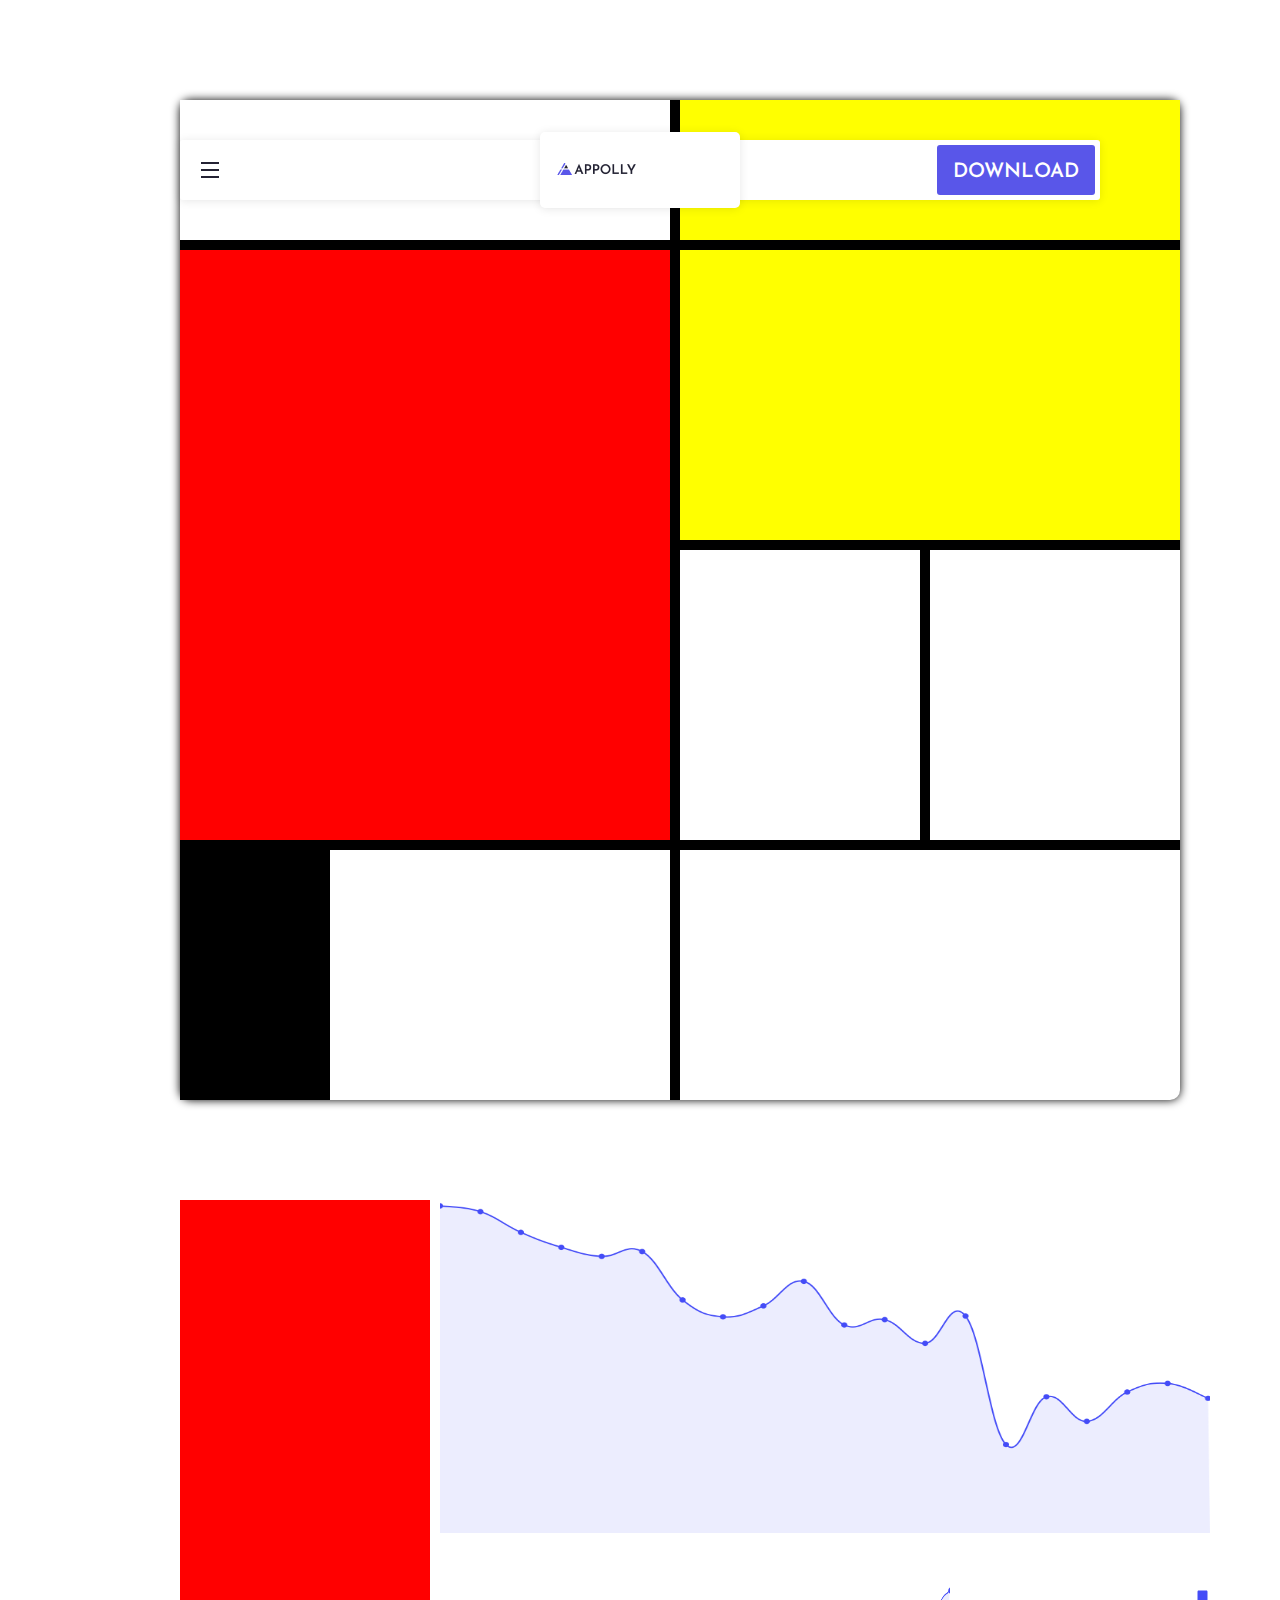
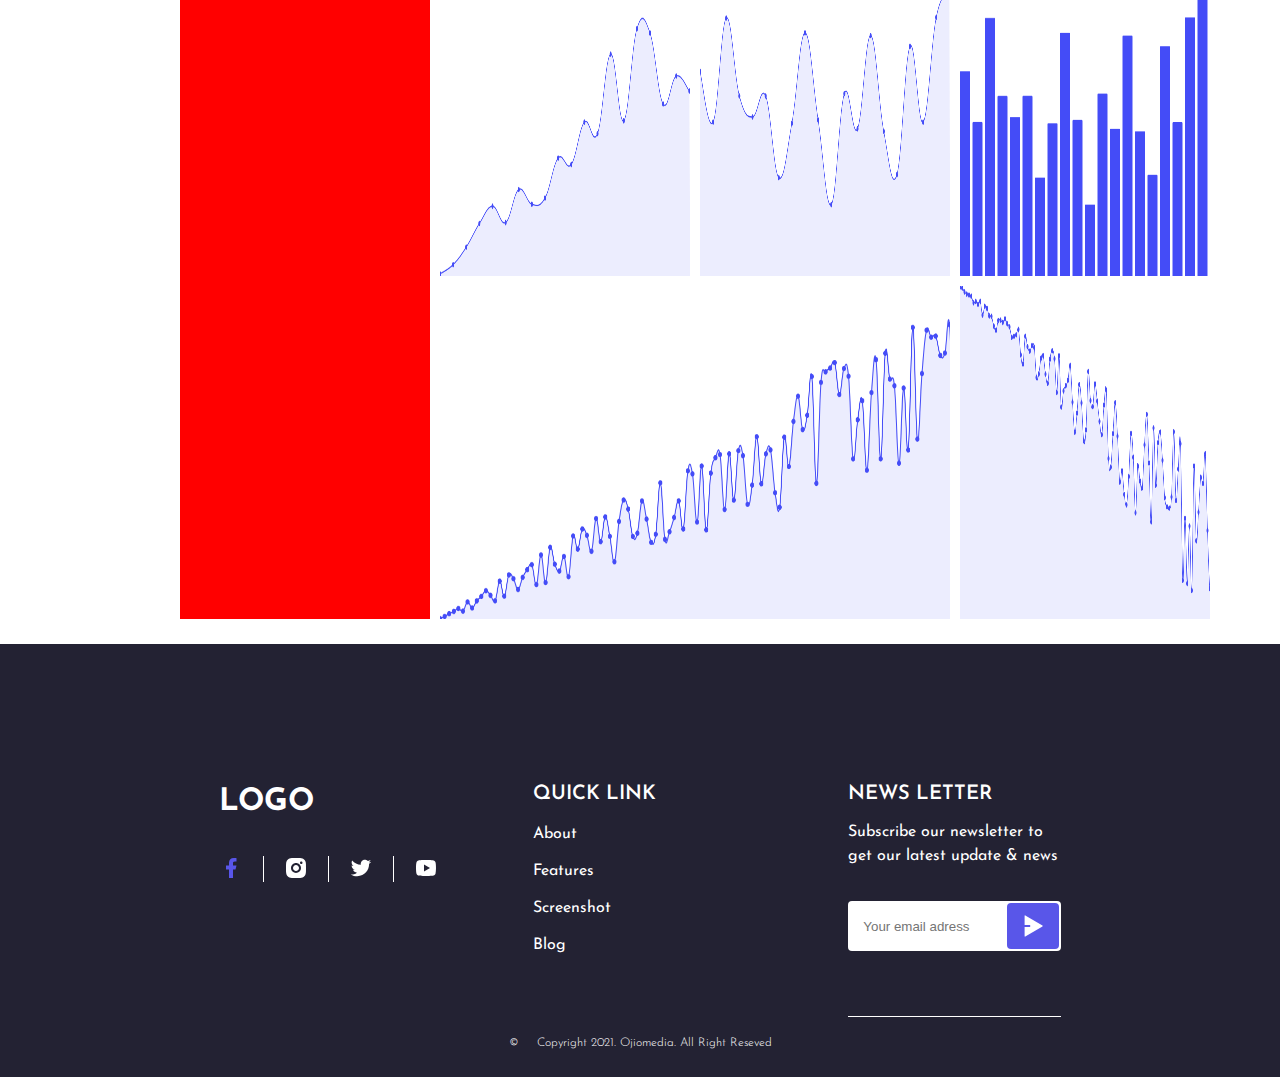
<file: grid.html>
<!DOCTYPE html>
<html lang="en">
<head>
    <meta charset="UTF-8">
    <meta name="viewport" content="width=device-width, initial-scale=1.0">
    <link rel="stylesheet" href="style.css">
    <title>Document</title>
    
    <style>

        

        * {
            box-sizing: border-box;
        }

        .container {
            margin: 0 auto;
            width: 1000px;
        }

        section {
            margin-top: 100px;
            margin-bottom: 100px;
        }

        .picture {
            display: grid;
            width: 1000px;
            grid-template-columns: 150px 350px 250px 250px;
            grid-template-rows: 150px 300px 300px 250px;
            grid-template-areas: 
            "w1 w1 y1 y1"
            "r1 r1 y2 y2"
            "r1 r1 w2 w3"
            "b1 w4 w5 w5"
            ;
            border-radius: 10px;
            box-shadow: 0px 0px 10px 0px black;
        }

        .one {
            grid-area: w1;
            background-color: white;
            border-right: 10px solid black;
            border-bottom: 10px solid black;
        }

        .two {
            grid-area: y1;
            background-color: yellow;
            border-bottom: 10px solid black;
        }

        .three {
            grid-area: r1;
            background-color: red;
            border-right: 10px solid black;
            border-bottom: 10px solid black;
        }

        .four {
            grid-area: y2;
            background-color: yellow;
            border-bottom: 10px solid black;
        }

        .five {
            grid-area: w2;
            background-color: #fff;
            border-right: 10px solid black;
            border-bottom: 10px solid black;
        }

        .six {
            grid-area: w3;
            background: white;
            border-bottom: 10px solid black;
        }

        .seven {
            grid-area: b1;
            background-color: black;
            border-right: 10px solid black;
        }

        .eight {
            grid-area: w4;
            background-color: white;
            border-right: 10px solid black;
        }

        .nine {
            grid-area: w5;
            border-color: white;

        }



        .graphics {
            margin-top: 50px;
            width: 1000px;
            display: grid;
            grid-template-columns: 250px 250px 250px 250px;
            grid-template-rows: 333px 333px 333px;
            grid-template-areas: 
            "board s1 s1 s1"
            "board s2 s3 s4"
            "board s5 s5 s6"
            ;
            gap: 10px;
        }

        .graphics img {
            width: 100%;
            height: 100%;
        }

        .article {
            grid-area: board;
            background-color: red;
        }

        .g1 {
            grid-area: s1;
        }

        .g2 {
            grid-area: s2;
        }

        .g3 {
            grid-area: s3;
        }

        .g4 {
            grid-area: s4;
        }

        .g5 {
            grid-area: s5;
        }

        .g6 {
            grid-area: s6;
        }
    </style>

</head>
<body>
    <header class="main_header">
        <div class="container">
                <nav class="header_navbar">
                    <a href="#" class="navbar_menu"><img src="pictures/menu-line.svg" alt="navbar"></a>
                    <a href="#" class="navbar_logo"><img src="pictures/logo.png" alt="LOGO"></a>
                    <a href="#" class="button_p">DOWNLOAD</a>
                </nav>
        </div>
        </header>
    <main>
        <section class="mondrian_map">
            <div class="container">
                <div class="picture">
                    <div class="one"></div>
                    <div class="two"></div>                    
                    <div class="three"></div>                    
                    <div class="four"></div>                    
                    <div class="five"></div>                    
                    <div class="six"></div>                    
                    <div class="seven"></div>                    
                    <div class="eight"></div>                    
                    <div class="nine"></div>                    
                </div>                
            </div>
        </section>
        <section>
            <div class="container">
                <div class="graphics">
                    <div class="article"></div>
                    <div class="g1"><img src="pictures/magicpattern-svg-chart-1702250549678.png" alt=""></div>
                    <div class="g2"><img src="pictures/magicpattern-svg-chart-1702250561071.png" alt=""></div>
                    <div class="g3"><img src="pictures/magicpattern-svg-chart-1702250570748.png" alt=""></div>
                    <div class="g4"><img src="pictures/magicpattern-svg-chart-1702250585361.png" alt=""></div>
                    <div class="g5"><img src="pictures/magicpattern-svg-chart-1702250608806.png" alt=""></div>
                    <div class="g6"><img src="pictures/magicpattern-svg-chart-1702250615299.png" alt=""></div>
                </div>
            </div>
        </section>
        
        <section>
            
        </section>
        
    </main>

    <footer class="main_footer">
        <div class="main_footer__container container">
            <div class="main_footer__flex-wrapper">
                <div class="main_footer__footer-description">
                    <h2 class="footer-description__paragraph--hero-text white-paragraph h_31-47">LOGO</h2>
                    <p class="footer-description__paragraph--description-text white-paragraph p_16-24">
                        Lorem ipsum dolor sit amet, consectetur adipiscing elit. Viverra nunc ante velit vitae. Est
                        tellus vitae,
                        nullam lobortis enim.
                    </p>
                    <ul class="footer-description__social-list">
                        <li class="social-list__item--facebook item">
                            <a href=""><img src="pictures/facebook-fill.svg" alt="facebook icon"></a>
                        </li>
                        <li class="social-list__item--instagram item">
                            <a href=""><img src="pictures/instagram-fill.svg" alt="instagram icon"></a>
                        </li>
                        <li class="social-list__item--twitter item">
                            <a href=""><img src="pictures/twitter-fill.svg" alt="twitter icon"></a>
                        </li>
                        <li class="social-list__item--youtube item">
                            <a href=""><img src="pictures/youtube-fill.svg" alt="youtube icon"></a>
                        </li>
                    </ul>
                </div>
                <div class="main_footer__footer_links">
                    <h2 class="footer_links__paragraph--hero-text white-paragraph h_25-37">QUICK LINK</h2>
                    <ul class="footer_links__links-list">
                        <li class="links-list__item--about item">
                            <a href="#" class="white-paragraph p_16-24">About</a>
                        </li>
                        <li class="links-list__item--features item">
                            <a href="#" class="white-paragraph p_16-24">Features</a></li>
                        <li class="links-list__item--screenshot item"><a href="#" class="white-paragraph p_16-24">Screenshot</a>
                        </li>
                        <li class="links-list__item--blog item">
                            <a href="#" class="white-paragraph p_16-24">Blog</a>
                        </li>
                    </ul>
                </div>
                <div class="main_footer__footer_news">
                    <h2 class="footer_news__paragraph--hero-text white-paragraph h_25-37">NEWS LETTER</h2>
                    <p class="footer_news__paragraph--description-text white-paragraph p_16-24">Subscribe our newsletter to get our latest update & news</p>
                    <form class="footer_news__form" action="" method="get">
                        <span class="form__text">enter your email</span>
                        <input class="form__input--email" type="email" placeholder="Your email adress">
                        
                        <button class="form__input--email-button" type="submit"><img src="pictures/send-plane-2-fill.svg" alt=""></button>
                    </form>
                </div>
            </div>
            <div class="main_footer__copyright">
                <p class="copyright__icon--copy white-paragraph p_12">
                    &copy;
                </p>
                <p class="copyright__paragraph--text white-paragraph p_12">
                    Copyright 2021. Ojiomedia. All Right Reseved
                </p>
            </div>
        </div>
    </footer>   
</body>
</html>
</file>
<file: style.css>
html:root {
    --Royal-blue: #5956E9;
    --gray-paragraph: #6C6C72;
    --Black: #232233;
    --White: #FFF;
}

html,
body {
    font-size: 62.5%;

}

* {
    box-sizing: border-box;
}

body {
    font-family: Josefin Sans, sans-serif;
    font-style: normal;
    margin: 0;
    padding: 0;
}

/* josefin-sans-100 - latin */
@font-face {
    font-display: swap;
    /* Check https://developer.mozilla.org/en-US/docs/Web/CSS/@font-face/font-display for other options. */
    font-family: 'Josefin Sans';
    font-style: normal;
    font-weight: 100;
    src: url('fonts/josefin-sans-v32-latin-100.woff2') format('woff2');
    /* Chrome 36+, Opera 23+, Firefox 39+, Safari 12+, iOS 10+ */
}

/* josefin-sans-200 - latin */
@font-face {
    font-display: swap;
    /* Check https://developer.mozilla.org/en-US/docs/Web/CSS/@font-face/font-display for other options. */
    font-family: 'Josefin Sans';
    font-style: normal;
    font-weight: 200;
    src: url('fonts/josefin-sans-v32-latin-200.woff2') format('woff2');
    /* Chrome 36+, Opera 23+, Firefox 39+, Safari 12+, iOS 10+ */
}

/* josefin-sans-300 - latin */
@font-face {
    font-display: swap;
    /* Check https://developer.mozilla.org/en-US/docs/Web/CSS/@font-face/font-display for other options. */
    font-family: 'Josefin Sans';
    font-style: normal;
    font-weight: 300;
    src: url('fonts/josefin-sans-v32-latin-300.woff2') format('woff2');
    /* Chrome 36+, Opera 23+, Firefox 39+, Safari 12+, iOS 10+ */
}

/* josefin-sans-regular - latin */
@font-face {
    font-display: swap;
    /* Check https://developer.mozilla.org/en-US/docs/Web/CSS/@font-face/font-display for other options. */
    font-family: 'Josefin Sans';
    font-style: normal;
    font-weight: 400;
    src: url('fonts/josefin-sans-v32-latin-regular.woff2') format('woff2');
    /* Chrome 36+, Opera 23+, Firefox 39+, Safari 12+, iOS 10+ */
}

/* josefin-sans-500 - latin */
@font-face {
    font-display: swap;
    /* Check https://developer.mozilla.org/en-US/docs/Web/CSS/@font-face/font-display for other options. */
    font-family: 'Josefin Sans';
    font-style: normal;
    font-weight: 500;
    src: url('fonts/josefin-sans-v32-latin-500.woff2') format('woff2');
    /* Chrome 36+, Opera 23+, Firefox 39+, Safari 12+, iOS 10+ */
}

/* josefin-sans-600 - latin */
@font-face {
    font-display: swap;
    /* Check https://developer.mozilla.org/en-US/docs/Web/CSS/@font-face/font-display for other options. */
    font-family: 'Josefin Sans';
    font-style: normal;
    font-weight: 600;
    src: url('fonts/josefin-sans-v32-latin-600.woff2') format('woff2');
    /* Chrome 36+, Opera 23+, Firefox 39+, Safari 12+, iOS 10+ */
}

/* josefin-sans-700 - latin */
@font-face {
    font-display: swap;
    /* Check https://developer.mozilla.org/en-US/docs/Web/CSS/@font-face/font-display for other options. */
    font-family: 'Josefin Sans';
    font-style: normal;
    font-weight: 700;
    src: url('fonts/josefin-sans-v32-latin-700.woff2') format('woff2');
    /* Chrome 36+, Opera 23+, Firefox 39+, Safari 12+, iOS 10+ */
}

.purple-paragraph {
    color: var(--Royal-blue);
}

.gray-paragraph {
    color: var(--gray-paragraph);
}

.white-paragraph {
    color: var(--White);
}

.black-paragraph {
    color: var(--Black);
}

.p_16-24 {
    font-size: 1.6rem;
    font-style: normal;
    font-weight: 400;
    line-height: 2.4rem;
    /* 150% */
}

.h_20-30 {
    font-size: 2rem;
    font-weight: 600;
    line-height: 3rem;
    /* 150% */
    text-transform: uppercase;
}

.h_25-37 {
    font-size: 2.5rem;
    font-weight: 600;
    line-height: 3.75rem;
    /* 150% */
    text-transform: uppercase;
}

.h_31-47 {
    font-size: 3.1rem;
    font-weight: 700;
    line-height: 4.7rem;
    /* 151.2% */
    text-transform: uppercase;
}

.p_20_underline {
    font-size: 2rem;
    font-style: normal;
    font-weight: 600;
    line-height: 130%;
    text-decoration-line: underline;
    text-transform: uppercase;
}

.p_12 {
    text-align: center;
    font-size: 1.2rem;
    font-weight: 300;
    line-height: normal;
}

.button_p {
    display: block;
    font-size: 1rem;
    font-style: normal;
    font-weight: 600;
    line-height: normal;
    width: 76px;
    margin-top: 3px;
    margin-bottom: 3px;
    margin-right: 3px;
    text-decoration: none;
    color: var(--White);
    background-color: var(--Royal-blue);
    padding: 12px 6px;
    border-radius: 3px;
    text-align: center;
}

@media (min-width: 768px) {
    .button_p {
        width: 158px;
        height: 50px;
        font-size: 2rem;
        line-height: 3rem;
        margin-top: 5px;
        margin-bottom: 5px;
        margin-right: 5px;
    }
}

.main_header {
    padding-top: 40px;
    padding-bottom: 120px;
    background-repeat: no-repeat;
    background-size: cover;
    background-position: center;
    margin-bottom: -1px;
    position: absolute;
    width: 100%;
}

@media (min-width: 768px) {
    .main_header {
        margin-bottom: -1px;
        padding-bottom: 236px;
    }
}

@media (min-width: 1440px) {
    .main_header {
        margin-bottom: -1px;
        padding-bottom: 82px;
        padding-top: 38px;    
    }
}

.container {
    margin: 0 auto;
    max-width: 1440px;
    padding: 0 20px;
}

@media (min-width:400px) {
    .container {
        padding: 0 40px;
    }
}

@media (min-width: 768px) {
    .container {
        margin: 0 auto;
    }

}

@media (min-width: 1440px) {
    .container {
        margin: 0 auto;
    }
}

.header_navbar {
    margin: 0 auto;
    min-height: 40px;
    width: 100%;
    display: flex;
    justify-content: space-between;
    align-items: center;
    border-radius: 3px;
    background-color: var(--White, #FFF);
    box-shadow: 0px 1px 10px 0px rgba(0, 0, 0, 0.10);
    position: relative;
}

@media (min-width: 768px) {
    .header_navbar {
        height: 60px;
    }
}

.navbar_logo {
    width: 100px;
    padding: 24px 11px 24px 10px;
    border-radius: 5px;
    background: var(--White, #FFF);
    box-shadow: 0px 1px 10px 0px rgba(0, 0, 0, 0.10);
    position: absolute;
    margin: 0 auto;
    left: 0;
    right: 0;

}

@media (min-width: 768px) {
    .navbar_logo {
        width: 200px;
        padding: 31px 16px 31px 17px;
    }
}

.navbar__menu--logo-picture-2 {
    display: none;
}

@media (min-width: 768px) {

    .navbar__menu--logo-picture-1 {
        display: none;
    }

    .navbar__menu--logo-picture-2 {
        display: block;
    }
}

.navbar_menu {
    width: 24px;
    height: 24px;
    margin-left: 9px;
}

@media (min-width: 768px) {
    .navbar_menu {
        margin-left: 18px;
    }
}

.header__navbar--left-elements {
    display: none;
}

.header__navbar--right-elements {
    display: none;
}

@media (min-width: 1440px) {
    .navbar_menu {
        display: none;
    }   

    .header__navbar--left-elements {
        list-style-type: none;
        display: flex;
        font-weight: 600;
        text-transform: uppercase;
        font-size: 2rem;
        line-height: 2.6rem;
        align-items: center;
        margin: 0;
        padding: 0;
        justify-content: space-around;
        width: 485px;
        margin-left: 52px;
    }
    
    .header__navbar--right-elements {
        list-style-type: none;
        display: flex;
        font-weight: 600;
        text-transform: uppercase;
        font-size: 2rem;
        line-height: 2.6rem;
        align-items: center;
        margin: 0;
        padding: 0;
        width: 322px;
        margin-left: auto;
        justify-content: space-around;
        margin-right: 60px;
    }

    .header__navbar--right-elements a{
        text-decoration: none;
        color: var(--Black);
    }

    .header__navbar--left-elements a{
        text-decoration: none;
        color: var(--Black);
    }

    .header_navbar {
        margin: 0 auto;
    }

    .navbar__left-elements--item a:hover{
        text-decoration: underline;
        color: var(--Royal-blue);
    }

    .navbar__right-elements--item a:hover {
        text-decoration: underline;
        color: var(--Royal-blue);
    }
}

.navbar__upnav {
    display: none;
    justify-content: space-between;
}

.upnav__mail {
    display: flex;
    text-decoration: none;
    gap: 18px;
}

.upnav__phone {
    display: flex;
    text-decoration: none;
    gap: 18px;
    margin-left: 48px;
}

.upnav__mail--text {
    color: var(--White);
}

.upnav__phone--text {
    color: var(--White);
    min-width: 109px;
}

.upnav__social-list {
    display: flex;
    list-style-type: none;
    gap: 30px;
    margin: 0;
    padding: 0;
    margin-left: 151px;
}

.upnav__social-list--item {
    padding: 0;
    margin: 0;
}

.upnav__social-list--item>a>img {
    width: 18px;
}

.upnav__block--telandmail {
    display: flex;
}

@media (min-width: 768px) {
    .navbar__upnav {
        display: flex;
        margin: 0 auto;
        margin-bottom: 20px;
        align-items: center;
    }
}

@media (min-width: 1440px) {
    .navbar__upnav {
        margin-bottom: 0px;
    }
}

.introduce__hero-text {
    margin: 0;
    margin-bottom: 18px;
}

@media (min-width: 768px) {
    .introduce__hero-text {
        font-weight: 700;
        font-size: 3.125rem;
        line-height: 4.725rem;
    }
}

@media (min-width: 1440px) {
    .introduce__hero-text {
        font-size: 4.883rem;
        line-height: 6.348rem;
        margin-bottom: 18px;
    }
}

.introduce__description--main_text {
    margin: 0;
    margin-bottom: 30px;
}

.introduce__description--main_text-pc {
    display: none;
}

.container__block-border {
    position: relative;
    z-index: 1;
    margin: 0 auto;
    max-width: 323px;
}

@media (min-width: 768px) {
    .container__block-border {
        margin: 0 auto;
        margin-right: 90px;
        max-width: 356px;
    }
}

@media (min-width: 1440px) {
    .introduce__description--main_text-pc {
        display: block;
        width: 487px;
        margin-bottom: 52px;
    }    

    .introduce__description--main_text {
        display: none;
    }

    .container__block-border {
        margin-top: 156px;
        margin-right: 154px;
        max-width: 570px;
    }
}

.introduce__description--download {
    margin: 0;
    margin-right: 62px;
}

.introduce__links a {
    display: block;
    margin: 0;
}

.link--google-play img {
    display: block;
    margin: 0;
}

.link--appstore img {
    display: block;
    margin: 0;
}

.introduce__links {
    margin: 0;
    padding: 0;
    display: flex;
    max-width: 228px;
    flex-wrap: wrap;
    justify-content: space-between;
    margin-right: 65px;
    margin-top: 18px;
}

.block-border__introduce {
    margin: 0;
    max-width: 323px;
    padding: 30px 12px 21px 18px;
    background-color: var(--White);
    margin-bottom: 60px;
    z-index: 1;
}

@media (min-width: 768px) {
    .block-border__introduce {
        max-width: 356px;
        margin-bottom: 30px;
        padding: 14px 7px 15px 18px;
    }

    .introduce__links {
        flex-wrap: nowrap;
    }
}

@media (min-width: 1440px) {
    .block-border__introduce {
        max-width: 570px;
        margin-bottom: 52px;
        padding: 40px 23px 41px 30px;
    }
}

.links__link--appstore-2 img {
    display: none;
}

.links__link--google-play-2 img {
    display: none;
}

@media (min-width: 768px) {
    .links__link--google-play img {
        display: none;
    }

    .links__link--appstore img {
        display: none;
    }

    .links__link--appstore-2 img {
        display: block;
    }

    .links__link--google-play-2 img {
        display: block;
        margin-right: 14px;
    }
}

/* .bg1 {
  background-image: url(pictures/Background\ Image\ \(1\).png);
  background-repeat: no-repeat;
  background-size: 100%;
  background-position: center;
  padding-bottom: 120px; 
} */

.block-border__purple-border {
    margin: 0;
    position: absolute;
    border: 10px solid #7572FF;
    width: 100%;
    height: 96%;
    z-index: -1;
    top: -20px;
    left: 20px;
}

@media (min-width: 768px) {
    .block-border__purple-border {
        width: 375px;
        height: 400px;
        border: 18px solid #7572FF;
        top: -32px;
        left: 15px;
    }
}

@media (min-width: 1440px) {
    .block-border__purple-border {
        width: 570px;
        height: 535px;
        border: 18px solid #7572FF;
        top: -50px;
        left: 50px;
    }
}

.app_introduce_section {
    background-image: url(pictures/Background\ Image234324342.png);
    background-repeat: no-repeat;
    background-size: cover;
    padding-bottom: 120px;
    padding-top: 25rem;
}

@media (min-width: 768px) {
    .app_introduce_section {
        padding-bottom: 229px;
    }
}

@media (min-width: 1440px) {
    .app_introduce_section {
        padding-bottom: 83px;
    }
}

.app_introduce_section__main-img {
    display: block;
    max-width: 100%;
    margin: 0 auto;
}

@media (min-width: 768px) {
    .app_introduce_section__main-img {
        display: block;
        margin: 0 auto;
    }
}

.app_introduce_section__main-img-pc {
    display: none;
}

@media (min-width: 1440px) {
    .app_introduce_section__main-img-pc {
        display: block;
        height: 725px;
        margin: 0 auto;
    }

    .app_introduce_section__main-img {
        display: none;
    }
}

.about_our_app-section {
    padding-bottom: 92px;
    padding-top: 60px;
}

@media (min-width: 768px) {
    .about_our_app-section {
        padding-bottom: 162px;
    }
}

@media (min-width: 768px) {
    .about_our_app-section {
        padding-top: 120px;
    }
}

@media (min-width: 1440px) {
    .about_our_app-section {
        padding-bottom: 138px;
    }
}

.about_our_app__hero-text {
    width: fit-content;
    margin: 0 auto;
    margin-bottom: 18px;
}


.about_our_app__text--description {
    max-width: 300px;
    margin: 0 auto;
    margin-bottom: 40px;
    text-align: center;
}

.about_our_app__text--description-2 {
    display: none;
}

@media (min-width: 768px) {
    .about_our_app__hero-text {
        font-weight: 700;
        font-size: 3.125rem;
        line-height: 4.725rem;
    }

    .about_our_app__text--description {
        display: none;
    }

    .about_our_app__text--description-2 {
        display: block;
        width: 450px;
        text-align: center;
        margin: 0 auto;
        margin-bottom: 60px;
    }
}

.about_our_app__text--description-pc {
    display: none;
}


.about_our_app__img--main {
    display: block;
    margin: 0 auto;
    margin-bottom: 75px;
    max-width: 100%;
}

.about_our_app__list--advantages {
    list-style-type: none;
    margin: 0 auto;
    padding: 0;
}

.about_our_app__list--advantages {
    padding-right: 10px;
}

.about_our_app__list--advantages .item {
    margin: 0;
    box-shadow: 0px 1px 10px 0px rgba(0, 0, 0, 0.10);
    border-radius: 10px;
    padding-top: 18px;
    padding-bottom: 10px;
    margin-bottom: 20px;
}

.about_our_app__list--advantages .item:last-child {
    margin-bottom: 0;
}

.tick-description h3 {
    margin: 0;
}

.tick-description img {
    display: block;
    margin: 0;
}

.tick-description {
    display: flex;
    margin: 0;
    align-items: center;
    margin-left: 19px;
    gap: 18px;
    margin-bottom: 3px;
}

.item .short-description {
    margin: 0;
    margin-left: 61px;
}

.about_our_app__img--main-pc {
    display: none;
}

@media (min-width: 1440px) {
    .about_our_app__img--main-pc {
        display: block;
    }
    
    .about_our_app__img--main {
        display: none;
    }

    .about_our_app__text--description-pc {
        display: block;
        width: 601px;
        margin: 0 auto;
        margin-bottom: 60px;
        text-align: center;
    } 
    
    .about_our_app__text--description {
        display: none;
    }

    .about_our_app__text--description-2 {
        display: none;
    }

    .about_our_app__list--advantages .item {
        margin: 0;
        box-shadow: 0px 1px 10px 0px rgba(0, 0, 0, 0.10);
        border-radius: 10px;
        padding-top: 18px;
        padding-bottom: 10px;
        margin-bottom: 40px;
    }
    
    .about_our_app__list--advantages .item:last-child {
        margin-bottom: 0;
    }

    .item h3 {
        margin-bottom: 12px;
    }
}

.app-features_section {
    background-image: url(pictures/Rectangle\ 142222.png);
    background-position: center;
    background-repeat: repeat-y;
    background-size: cover;
    padding-bottom: 60px;
    padding-top: 60px;
}

@media (min-width: 768px) {
    .app-features_section {
        padding-bottom: 120px;
    }
}


.app-features_section__hero-text {
    width: fit-content;
    margin: 0 auto;
    margin-bottom: 18px;
}


.app-features_section__description {
    max-width: 300px;
    text-align: center;
    margin: 0 auto;
    margin-bottom: 32px;
}

.about_our_app__list--advantages li {
    padding-right: 10px;
}

.app-features_section__description-tablet {
    display: none;
}

.app-features_section__description-pc {
    display: none;
}

@media (min-width: 768px) {
    .app-features_section {
        padding-top: 120px;
    }

    .app-features_section__hero-text {
        font-weight: 700;
        font-size: 3.125rem;
        line-height: 4.725rem;
    }

    .app-features_section__description {
        display: none;
    }

    .app-features_section__description-tablet {
        display: block;
        width: 450px;
        margin: 0 auto;
        text-align: center;
        margin-bottom: 60px;
    }

}

@media (min-width: 1440px) {
    .app-features_section__description-pc {
        display: block;
        text-align: center;
        width: 601px;
        margin: 0 auto;
        margin-bottom: 60px;
    }

    .app-features_section__description {
        display: none;
    }

    .app-features_section__description-tablet {
        display: none;
    }
}

.list__item img {
    display: block;
    margin-bottom: 30px;
}

.list__item {
    margin: 0 auto;
}

.app-features_section__description-around--container {
    display: flex;
    flex-direction: column;
    margin: 0;
}


@media (min-width: 768px) {
    .app-features_section__container .list__item h3 {
        font-weight: 600;
        font-size: 2rem;
        line-height: 3rem;
    }

    .app-features_section__description-around--container {
        flex-direction: row;
    }
}

@media (min-width: 1440px) {
    .list__item img {
        margin-bottom: 22px;
    }

    .list__item p {
        width: 297px;
    }

    .app-features_section__description-around--container {
        gap: 0px;
        margin-bottom: 60px;
    }
}

.item__features_description--full_free_chat {
    width: 223px;
    margin: 0 auto;
}

.item__features_description--unlimited_features {
    width: 223px;
    margin: 0 auto;
}

.item__features_description--awesome_ui_design {
    width: 223px;
}

.item__features_description--ios_android {
    width: 215px;
    margin: 0 auto;
}

.item__features_description--retina_ready_graphics {
    width: 213px;
    margin: 0 auto;
}

.item__features_description--support_people {
    max-width: 297px;
    margin: 0 auto;
    margin-bottom: 0;
    text-align: center;
}

.item__hero-par--full_free_chat {
    width: 171px;
}

.item__hero-par--unlimited_features {
    width: 223px;
}

.item__hero-par--awesome_ui_design {
    width: 206px;
}

.item__hero-par--ios_android {
    width: 215px;
}

.item__hero-par--retina_ready_graphics {
    width: 213px;
}

.item__hero-par--support_people {
    width: 244px;
}

.list__item--full_free_chat {
    margin-bottom: 40px;
}

.list__item--unlimited_features {
    margin-bottom: 40px;
    width: 223px;
}

.list__item--awesome_ui_design {
    margin-bottom: 60px;
}

.list__item--ios_android_version {
    margin-bottom: 50px;
}

.list__item--retina_ready_graphics {
    margin-bottom: 59px;
}

.item__features_description--full_free_chat {
    text-align: center;
    margin-bottom: 60px;
}

.item__hero-par--awesome_ui_design {
    text-align: center;
    margin: 0 auto;
}

.item__hero-par--full_free_chat {
    margin: 0 auto;
    margin-bottom: 18px;
}

.item__features_description--unlimited_features {
    text-align: center;
}

.item__hero-par--awesome_ui_design {
    margin-bottom: 18px;
}

.item__hero-par--ios_android {
    margin: 0 auto;
    text-align: center;
    margin-bottom: 18px;
}

.item__features_description--awesome_ui_design {
    margin: 0 auto;
    text-align: center;
}

.item__features_description--ios_android {
    margin: 0 auto;
    text-align: center;
}

.item__hero-par--retina_ready_graphics {
    margin: 0 auto;
    text-align: center;
    margin-bottom: 18px;    
}

.item__features_description--retina_ready_graphics {
    text-align: center;
}

.item__hero-par--support_people {
    margin: 0 auto;
    text-align: center;
    margin-bottom: 18px;
}

.item_img--comment {
    margin: 0 auto;
}

.item_img--surface {
    margin: 0 auto;
}

.item_img--up-pen {
    margin: 0 auto;
}

.item_img--phone {
    margin: 0 auto;
}

.item_img--eye {
    margin: 0 auto;
}

.item_img--supporter {
    margin: 0 auto;
}

.list__item--main-img {
    width: fit-content;
    margin: 0 auto;
    margin-bottom: 120px;
}

@media (min-width: 768px) {
    .list__item--unlimited_features {
        margin-bottom: 86px;
    }

    .list__item--unlimited_features p {
        text-align: right;
    }

    .item__features_description--awesome_ui_design {
        text-align: right;
    }

    .item__hero-par--awesome_ui_design {
        text-align: right;
    }

    .item__hero-par--ios_android {
        text-align: left;
    }

    .item__features_description--ios_android {
        text-align: left;
    }

    .item__hero-par--retina_ready_graphics {
        text-align: left;
    }

    .item__features_description--retina_ready_graphics {
        text-align: left;
    } 
    
    .item_img--surface {
        margin: 0;
        margin-left: auto;        
    }

    .item_img--up-pen {
        margin: 0;
        margin-left: auto; 
    }

    .item_img--phone {
        margin: 0;
        margin-right: auto; 
    }

    .item_img--eye {
        margin: 0;
        margin-right: auto; 
    }

    .list__item--main-img {
        width: fit-content;
        margin: 0 auto;
        margin-bottom: 60px;
    }
}

.item__main-img--pc {
    display: none;
}

@media (min-width: 1440px) {
    .list__item--main-img {
        display: none;
    }

    .item__main-img--pc {
        display: block;
        margin: 0 auto;
        box-shadow: 40px 40px 100px 0 #18303F80;
    }

    .list__item--unlimited_features {
        margin-bottom: 347px;
    }
    
    .list__item--ios_android_version {
        margin-bottom: 347px;
    }

    .item__hero-par--unlimited_features {
        width: 297px;
        text-align: right;
    }

    .hero-par {
        margin-bottom: 18px;
        width: 297px;
    }

    .item_img--comment {
        margin-left: auto;
    }

    .item__hero-par--full_free_chat {
        text-align: center;
    }

    .list__item--unlimited_features {
        width: 297px;
    }
}

.download_app_now_section {
    padding-top: 103px;
    padding-bottom: 77px;
}


.download_app_now__links a img {
    width: 150px;
    margin: 0 auto;
}

.download_app_now__paragraph--hero-text {
    max-width: 287px;
    margin: 0;
    margin-bottom: 18px;
}

.download_app_now__links--appstore-2 {
    display: none;
}

.download_app_now__links--google-play-2 {
    display: none;
}

.download_app_now__img {
    max-width: 100%;
    margin: 0 auto;
}

.download_app_now {
    margin: 0 auto;
}

@media (min-width: 768px) {
    .download_app_now_section {
        padding-top: 159px;
        padding-bottom: 120px;
    }

    .download_app_now__paragraph--hero-text {
        font-weight: 700;
        font-size: 3.125rem;
        line-height: 4.725rem;
    }

    .download_app_now__img {
        margin-top: 86px;
        margin-left: 28px;
    }

    .download_app_now__links--appstore {
        display: none;
    }

    .download_app_now__links--appstore-2 {
        display: block;
    }

    .download_app_now__links--google-play-2 {
        display: block;
    }

    .download_app_now__links--google-play {
        display: none;
    }
}

.download_app_now__paragraph--description {
    margin: 0;
    max-width: 329px;
    margin-bottom: 40px;
}

.download_app_now__links {
    max-width: 325px;
    display: flex;
    flex-wrap: wrap;
    gap: 25px;
    margin-bottom: 60px;
}

.download_app_now__list {
    width: 100%;
    flex-wrap: wrap;
    margin: 0;
    padding: 0;
    list-style-type: none;
    display: flex;
    gap: 18px;
    margin-bottom: 60px;
}

.download_app_now__list .item {
    background-color: var(--Royal-blue);
    width: 96px;
    border-radius: 5px;
    box-shadow: 0px 1px 10px 0px rgba(0, 0, 0, 0.10);
    display: flex;
    flex-direction: column;
    align-items: center;
}

.download_app_now__list .item img {
    width: 18px;
    margin-top: 11px;
    margin-bottom: 8px;
}

.download_app_now__list .item h3 {
    margin: 0;
    margin-bottom: 12px;
    color: var(--White);
}

.download_app_now__list .item span {
    display: block;
    margin: 0;
    color: var(--White);
}

.download_app_now__list:last-child {
    
}

.download_app_now__paragraph--description-pc {
    display: none;
}

.download_app_now__img-pc {
    display: none;
}

@media (min-width: 1440px) {
    .download_app_now__paragraph--hero-text {
        width: 364px;
        margin-bottom: 0px; 
        margin-top: 17px;  
    }
    
    .download_app_now__paragraph--description-pc {
        display: block;
        width: 570px;
        margin-bottom: 40px;
    }

    .download_app_now__paragraph--description {
        display: none;
    }

    .download_app_now__links {
        margin-bottom: 59px;
    }

    .download_app_now__list {
        gap: 30px;
    }

    .download_app_now__list .item span {
        margin-bottom: 18px;
    }

    .download_app_now__list .item {
        width: 170px;
        padding-top: 30px;
        padding-bottom: 20px;
        border-radius: 10px;
    }

    .download_app_now__list .item h3 {
        width: 149px;
        text-align: center;
        margin: 0;
    }

    .download_app_now__list .item h3, .download_app_now__list .item span {
        font-weight: 600;
        font-size: 2rem;
        line-height: 3rem;  
        text-transform: uppercase;  
    }

    .download_app_now__list .item img {
        margin-top: 0;
        width: 35px;
        margin-bottom: 18px;
    }

    .download_app_now__img-pc {
        display: block;
        height: 480px;
    }

    .download_app_now__img {
        display: none;
    }
}

.how_to_use_app_section {
    margin-bottom: 134px;
    background-image: url(pictures/Rectangle\ 15.png);
    background-repeat: no-repeat;
    background-position: center;
    background-size: cover;
    padding-bottom: 115px;
    padding-top: 60px;
}

.how_to_use_app__paragraph--description {
    margin: 0 auto;
    max-width: 300px;
    text-align: center;
}

.how_to_use_app__paragraph--hero-text {
    width: fit-content;
    margin: 0 auto;
    text-align: center;
    margin-bottom: 40px;
}

.how_to_use_app_section__container {
    position: relative;
}

video {
    max-width: 100%;
    display: block;
    margin: 0 auto;
    border-radius: 10px;
    height: 150px;
    left: 0;
    right: 0;
    position: absolute;
    bottom: -185px;
    object-fit: cover;
}

.how_to_use_app__paragraph--description-tablet {
    display: none;
}

@media (min-width: 768px) {
    .how_to_use_app__paragraph--hero-text {
        width: 357px;
        font-weight: 700;
        font-size: 3.125rem;
        line-height: 4.725rem;    
    }  
    
    .how_to_use_app_section {
        padding-top: 49px;
        margin-bottom: 280px;
        padding-bottom: 170px;    
    }

    .how_to_use_app__paragraph--description-tablet {
        display: block;
        width: 450px;
        text-align: center;
        margin: 0 auto;
    }

    .how_to_use_app__paragraph--description {
        display: none;
    }

    .how_to_use_app__paragraph--hero-text {
        margin-bottom: 18px;
    }

    video {
        margin: 0 auto;
        width: 570px;
        display: block;
        border-radius: 10px;
        height: 231px;
        position: absolute;
        bottom: -281px;
        object-fit: cover;
        left: 0;
        right: 0;
    }
}

.how_to_use_app__paragraph--description-pc {
    display: none;
}

@media (min-width: 1440px) {
    .how_to_use_app_section__container {
        padding-top: 120px;
    }

    .how_to_use_app_section {
        padding-top: 0;
        margin-bottom: 360px;
    }

    .how_to_use_app__paragraph--hero-text {
        margin-bottom: 23px;
        width: 547px;
        text-align: center;
    }

    .how_to_use_app__paragraph--description-pc {
        display: block;
        text-align: center;
        width: 601px;
        margin: 0 auto;
        margin-bottom: 60px;
    }

    .how_to_use_app__paragraph--description {
        display: none;
    } 

    .how_to_use_app__paragraph--description-tablet {
        display: none;
    }

    video {
        width: 770px;
        display: block;
        border-radius: 10px;
        height: 319px;
        position: absolute;
        bottom: -381px;
        object-fit: cover;
        left: 0;
        right: 0;
    }
}

.our_happy_customers_section {
    background-image: url(pictures/Rectangle\ customers.png);
    padding-bottom: 60px;
    padding-top: 60px;
}

.our_happy_customers__paragraph--hero-text {
    margin: 0 auto;
    width: 100%;
    text-align: center;
    margin-bottom: 18px;

}

.our_happy_customers__paragraph--description-text {
    margin: 0 auto;
    max-width: 300px;
    text-align: center;
    margin-bottom: 32px;
}

.our_happy_customers__sliders {
    display: flex;
    position: relative;
    margin-bottom: 40px;
}

.our_happy_customers__paragraph--description-text-tablet {
    display: none;
}

.our_happy_customers__paragraph--description-text-pc {
    display: none;
}

@media (min-width: 768px) {
    .our_happy_customers_section {
        padding-top: 120px;
        padding-bottom: 120px;
    }

    .our_happy_customers__paragraph--hero-text {
        font-weight: 700;
        font-size: 3.125rem;
        line-height: 4.725rem;      
    }

    .our_happy_customers__paragraph--description-text-tablet {
        display: block;
        margin: 0 auto;
        width: 450px;
        text-align: center;
        margin-bottom: 40px;
    }

    .our_happy_customers__paragraph--description-text {
        display: none;
    }

    .our_happy_customers__sliders {
        margin-bottom: 60px;
    }
}

@media (min-width: 1440px) {
    .our_happy_customers__paragraph--description-text-pc {
        display: block;
        width: 601px;
        text-align: center;
        margin: 0 auto; 
        margin-bottom: 60px;
    }

    .our_happy_customers__paragraph--description-text {
        display: none;
    }

    .our_happy_customers__paragraph--description-text-tablet {
        display: none;
    }
}

.slider {
    max-width: 343px;
    background-color: var(--White);
    border-radius: 10px;
    display: flex;
    flex-direction: column;
    align-items: center;
    padding: 20px 18px 20px 9px;
    box-shadow: 0px 10px 100px 0px rgba(0, 0, 0, 0.24);
}

.slider img {
    width: 50px;
    display: block;
    margin: 0 auto;
}

.slider h3 {
    margin: 0 auto;
}

.slider p {
    margin: 0 auto;
    max-width: 316px;
    text-align: center;
    margin-top: 18px;
}

/* .sliders__slider--two, .sliders__slider--three, .sliders__slider--four, .sliders__slider--five {
    position: absolute;
    height: 215px;
    margin-top: 15px;    
} */

.slider:not(.slider.main) {
    position: absolute;
    max-height: 90%;
    margin-top: 15px;
    z-index: 4;
    box-shadow: 0px 0px 0px 0px rgba(0, 0, 0, 0);
}

.slider.first,
.slider.second {
    left: -20px;
}

.slider.third,
.slider.fourth {
    right: -20px;
}

.slider .our_happy_customers__slider--img-pc {
    display: none;
}

.slider .our_happy_customers__slider--text-pc {
    display: none;
}


@media (min-width: 768px) {
    .slider {
        max-width: 450px;    
    }
    
    .slider p {
        margin: 0 auto;
        max-width: 374px;
        text-align: center;
        margin-top: 18px;
    }

    .slider:not(.slider.main) {
        position: absolute;
        height: 90%;
        margin-top: 15px;
        z-index: 4;
        box-shadow: 0px 0px 0px 0px rgba(0, 0, 0, 0);
    }
}


@media (min-width: 1440px) {
    .slider {
        max-width: 770px;    
    }
    
    .slider p {
        margin: 0 auto;
        max-width: 647px;
        text-align: center;
        margin-top: 18px;
    }

    .slider:not(.slider.main) {
        position: absolute;
        height: 90%;
        margin-top: 15px;
        z-index: 4;
        box-shadow: 0px 0px 0px 0px rgba(0, 0, 0, 0);
    }

    .slider .our_happy_customers__slider--img-pc {
        display: block;
        margin: 0 auto;
        width: 96px;
        margin-bottom: 20px;
    }

    .slider .our_happy_customers__slider--img {
        display: none;
    }

    .slider .our_happy_customers__slider--text {
        display: none;
    }

    .slider .our_happy_customers__slider--text-pc {
        display: block;
        margin: 0 auto;
        text-align: center;
        margin-top: 8px;
        width: 647px;
    }

    .slider span {
        font-weight: 600;
        font-size: 2rem;
        line-height: 3rem;    
    }

    .slider h3 {
        font-weight: 700;
        font-size: 3.125rem;
        line-height: 4.725rem;    
    }

    .slider {
        padding-top: 40px;
    }

    .our_happy_customers__sliders {
        margin-bottom: 60px;
    }

    .our_happy_customers__slider_buttons {
        margin-bottom: 120px;
    }
}

.app_introduce_section__container {
    display: flex;
    flex-direction: column;
}


.about_our_app-section__flex-wrapper {
    display: flex;
    flex-direction: column;
}


.download_app_now_section__container {
    display: flex;
    flex-direction: column;
}

@media (min-width:768px) {
    .app_introduce_section__container {
        flex-direction: row;
        align-items: flex-end;
        padding-bottom: 0;
        width: fit-content;
    }

    .about_our_app-section__flex-wrapper {
        flex-direction: row;
        gap: 60px;
        margin: 0 auto;
        justify-content: center;
        max-width: 768px;
    }

    .download_app_now_section__container {
        flex-direction: row;
        justify-content: space-around;
    }
}

.item__short-description-pc {
    display: none;
}

@media (min-width: 1440px) {
    .app_introduce_section__container {
        align-items: flex-start;
        margin-right: auto;
        padding-right: 103px;
    }   
    
    .about_our_app-section__flex-wrapper {
        gap: 188px; 
        max-width: 100%;   
    }

    .item__short-description-pc {
        display: block;
        width: 491px;
        margin-left: 61px;
    }

    .item__short-description {
        display: none;
    }

    .list__item--creative-design {
        padding: 30px 20px 21px 18px;
    }

    .download_app_now_section__container {
        gap: 80px;
    }

    .download_app_now_section__container {
        padding-bottom: 162px;
    }

    .download_app_now_section {
        padding-bottom: 0;
    }
}

.slider.main {
    position: relative;
    z-index: 5;
    margin: 0 auto;
}

.our_happy_customers__slider_buttons {
    width: fit-content;
    margin: 0 auto;
}

.our_recent_blog_section {
    position: relative;
    margin-bottom: 60px;
    padding-top: 60px;
}

.our_recent_blog_section__main-text {
    width: fit-content;
    margin: 0 auto;
    margin-bottom: 18px;
}

.our_recent_blog__paragraph--description-text {
    margin: 0 auto;
    max-width: 300px;
    text-align: center;
    margin-bottom: 40px;
}

.our_recent_blog__list {
    padding: 0;
    margin: 0 auto;
    list-style-type: none;
    display: flex;
    gap: 40px;
    flex-direction: column;
}

.our_recent_blog__paragraph--description-text-tablet {
    display: none;
}

.our_recent_blog__paragraph--description-text-pc {
    display: none;
}

.information_section__mail_and_number {
    display: flex;
    flex-direction: column;
}

.main_footer__flex-wrapper {
    display: flex;
    flex-direction: column;
}

@media (min-width: 768px) {
    .main_footer__flex-wrapper {
        flex-direction: row;
        justify-content: space-around;
    }
}

.our_recent_blog__list li {
    padding: 0;
    margin: 0 auto;
    box-shadow: 0px 1px 10px 0px rgba(0, 0, 0, 0.10);
    border-radius: 10px;
    padding-bottom: 30px;
}

.our_recent_blog__list img {
    width: 100%;
    display: block;
    margin: 0 ;
    margin-bottom: 30px;
    padding: 0;
}

.our_recent_blog__list h3 {
    margin: 0 auto;
    padding-left: 18px;
    width: fit-content;
    margin-bottom: 18px;
}

.our_recent_blog__list p {
    margin: 0 auto;
    margin-left: 18px;
    margin-bottom: 18px;
}

.our_recent_blog__list a {
    margin-left: 18px;
}

.item__2021--main-text-2 {
    display: none;
}

@media (min-width: 768px) {

    .our_recent_blog__list li {
        margin-bottom: 0;
    }

    .our_recent_blog_section {
        padding-top: 120px;
    }

    .our_recent_blog_section__main-text {
        font-weight: 700;
        font-size: 3.125rem;
        line-height: 4.725rem;
    }

    .our_recent_blog__list p {
        margin: 0 auto;
        padding-left: 18px;
        margin-bottom: 18px;
        text-align: left;
    }
    
    .our_recent_blog__paragraph--description-text-tablet {
        display: block;
        width: 450px;
        margin: 0 auto;
        text-align: center;
        margin-bottom: 40px;
    }

    .our_recent_blog__paragraph--description-text {
        display: none;
    }

    .our_recent_blog__list {
        flex-direction: row;
        margin-bottom: 120px;
    }

    .our_recent_blog__list h3 { 
    }
    
    .item__2021--main-text-2 {
        display: block;
    }

    .item__2021--main-text {
        display: none;
    }
}

@media (min-width: 1440px) {
    .our_recent_blog_section__main-text {
        font-weight: 700;
        font-size: 3.125rem;
        line-height: 4.725rem;
        margin-bottom: 23px;    
    }

    .our_recent_blog__paragraph--description-text-tablet {
        display: none;
    }

    .our_recent_blog__paragraph--description-text-pc {
        display: block;
        margin: 0 auto;
        text-align: center;
        width: 601px;
        margin-bottom: 60px;
    }

    .our_recent_blog__list li {
    width: 370px;    
    }

    .our_recent_blog__list p {
        width: 334px;
        margin-left: 0;
    }
}

.information_section__mail_and_number {
    background-color: var(--White);
    border-radius: 10px;
    display: flex;
    flex-direction: column;
    align-items: center;
    margin-bottom: -150px;
    z-index: 1;
    position: relative;
    box-shadow: 0px 1px 10px 0px rgba(0, 0, 0, 0.10);
    margin-right: 16px;
    margin-left: 16px;
    overflow: hidden;
    text-align: center;
    word-break: break-all;
}

.mail_and_number img {
    display: block;
    margin: 0 auto;
    padding-top: 30px;
}

.mail_and_number {
    text-decoration: none;
    display: block;
}

.information_section__border {
    margin: 0 auto;
    width: 117px;
    height: 4px;
    background-color: var(--Black);
}

@media (min-width: 768px) {
    .information_section__mail_and_number {
        flex-direction: row;
        max-width: 900px;
        margin: 0 auto;
    }   
    
    .information_section__border {
        width: 3px;
        height: 106px;
        background-color: var(--Black);
    }

    .mail_and_number {
        width: 100%;
        display: flex;
        justify-content: space-around;
        gap: 18px;
        align-items: center;
        padding-right: 103px;
    }

    .mail_and_number:first-child {
        margin-left: 18px;
    }

    .mail_and_number:last-child {
        margin-left: 30px;
    }

    .mail_and_number img {
        padding: 0;
        display: block;
    }

    .mail_and_number p {
        font-weight: 400;
        font-size: 1.6rem;
        line-height: 2.4rem;  
        text-transform: none;      
    }

    .information_section__mail_and_number {
        padding: 22px 0;

    }
}

@media (min-width: 1440px) {
    .information_section__mail_and_number {
        max-width: 1170px;
        border-radius: 30px;
        padding-top: 57px;
        padding-bottom: 57px;

    } 
    
    .information_section__mail_and_number img {
        width: 100px;
    }

    .mail_and_number {
        margin-right: 184px;  
        padding-right: 0;
    }

    .mail_and_number:first-child {
        margin-left: 50px;
    }

    .mail_and_number:last-child {
        margin-left: 50px;
    }

    .mail_and_number p {
        font-weight: 600;
        font-size: 2.5rem;
        line-height: 3.75rem; 
    }

    .information_section__border {
        margin: 0;
    }

}

.bg_main-footer {
    background-color: var(--Black);
}

.main_footer {
    background-color: var(--Black);
    padding-top: 220px;
}

@media (min-width: 768px) {
    .main_footer {
        margin-top: -75px;
        padding: 0;
        padding-top: 135px;
    }
}

@media (min-width: 1440px) {
    .main_footer {  
        margin-top: -110px; 
        padding-top: 235px;       
    }
}

.main_footer__footer-description .footer-description__paragraph--hero-text {
    margin: 0;
}

.main_footer__footer-description .footer-description__paragraph--description-text {
    margin: 0;
    margin-bottom: 40px;
}

.footer-description__social-list {
    display: flex;
    list-style-type: none;
    padding: 0;
    margin: 0;
    margin-bottom: 62px;
}

.footer-description__social-list .item {
    padding-right: 30px;
    padding-left: 30px;
    border-right: 1px solid var(--White);
}

.footer-description__social-list .item:nth-child(1) {
    padding-left: 0;
}

.footer-description__social-list .item:last-child {
    border-style: none;
    padding-right: 0;
}

.main_footer__footer_links {
    margin-bottom: 60px;
}

.footer_links__paragraph--hero-text {
    margin: 0;
    margin-bottom: 11px;
}

.footer_links__links-list {
    margin: 0;
    padding: 0;
    display: flex;
    flex-direction: column;
    gap: 11px;
    list-style: none;
}

.footer_links__links-list .item a {
    text-decoration: none;
}

.footer_news__paragraph--hero-text {
    margin: 0;
    margin-bottom: 11px;
}

.footer_news__paragraph--description-text {
    margin: 0;
    max-width: 298px; 
    margin-bottom: 33px;
}

.footer_news__form {
    padding-bottom: 60px;
    position: relative;
    max-width: 323px;
}

.form__text {
    display: none;
    word-break: break-all;
}

.form__input--email {
    padding: 13px 60px 13px 17px;
    border-radius: 4px;
    width: 100%;
    height: 50px;
    border-style: none;
}

.form__input--email::placeholder {
    width: 200px
}

.form__input--email-button {
    position: absolute;
    padding: 11px 13px;
    text-align: center;
    background-color: var(--Royal-blue);
    border-radius: 4px;
    height: 46px;
    width: 48px;
    border-style: none;
    right: 0;
    top: 0;
    margin-top: 2px;
    margin-bottom: 2px;
    margin-right: 2px;
}

.main_footer__copyright {
    display: flex;
    align-items: center;
    margin-top: 20px;
    padding-bottom: 28px;
    gap: 18px;
    justify-content: center;
}

.copyright__icon--copy {
    margin: 0;
}

.copyright__paragraph--text {
    margin: 0;
}

.footer-description__paragraph--description-text-tablet {
    display: none;
}

.main_footer__border-copyright {
    display: none;
}

.footer-description__paragraph--description-text-pc {
    display: none;
}

.footer-description__social-list .item :last-child{
    padding-right: 0;
}

.main_footer__footer_news {
    border-bottom: 1px solid var(--White);
}

@media (min-width: 768px) {
    .main_footer__footer-description {
        width: 213px;
    }

    .main_footer__footer_links {
        margin-left: 24px;
        width: 123px;
    }
    
    .main_footer__footer_news {
        margin-left: 115px;
        max-width: 213px;
    }

    .footer-description__social-list .item {
        padding-right: 20px;
        padding-left: 20px;
    }

    .footer-description__social-list {
        margin-top: 30px;
    }

    .footer_links__links-list {
        gap: 13px;
    }

    .footer-description__paragraph--description-text {
        display: none;
    }

    .footer-description__paragraph--description-text-tablet {
        display: block;
        margin-top: 7px;
    }

    .footer_links__paragraph--hero-text {
        font-weight: 600;
        font-size: 2rem;
        line-height: 3rem; 
        margin-bottom: 13px;   
    }

    .footer_news__paragraph--hero-text {
        font-weight: 600;
        font-size: 2rem;
        line-height: 3rem;
    }

    .footer_news__paragraph--description-text {
        max-width: 213px;
    }

    .form__input--email {
        padding: 19px 60px 18px 15px;
        border-radius: 4px;
        width: 100%;
        height: 50px;
        border-style: none;
    }

    .form__input--email-button {
        position: absolute;
        padding: 11px 13px;
        text-align: center;
        background-color: var(--Royal-blue);
        border-radius: 4px;
        height: 46px;
        width: 52px;
        border-style: none;
        right: 0;
        top: 0;
        margin-top: 2px;
        margin-bottom: 2px;
        margin-right: 2px;
    }

    .footer_news__form {
        border-bottom: none;
        position: relative;
    }

    .main_footer__border-copyright {
        display: block;
        background-color: #fff;
        height: 1px;
        width: 100%;  
        margin: 0;  
    }
}

@media (min-width: 1440px) {
    .main_footer__footer-description {
        margin-right: 66px;
        width: 334px;
    }

    .main_footer__footer_links {
        margin-right: 246px;
    }

    .footer-description__paragraph--description-text {
        display: none;
    }

    .footer-description__paragraph--description-text-tablet {
        display: none;
    }

    .footer-description__paragraph--description-text-pc {
        width: 334px;
        display: block;    
    }

    .footer-description__paragraph--hero-text {
        font-weight: 700;
        font-size: 3.125rem;
        line-height: 4.725rem;
    }

    .main_footer__footer_links {
        margin-left: 24px;
        width: 123px;
    }
    
    .main_footer__footer_news {
        margin-left: 115px;
        max-width: 369px;
    }

    .footer-description__social-list .item {
        padding-right: 30px;
        padding-left: 30px;
    }

    .footer-description__social-list {
        margin-top: 40px;
    }

    .footer_links__links-list {
        gap: 20px;
    }

    .footer_links__paragraph--hero-text {
        font-weight: 600;
        font-size: 2.5rem;
        line-height: 3.75rem; 
        margin-bottom: 13px;  
        width: 154px;
    }

    .footer_news__paragraph--hero-text {
        font-weight: 600;
        font-size: 2.5rem;
        line-height: 3.75rem;
    }

    .footer_news__paragraph--description-text {
        max-width: 298px;
        text-align: left;
    }

    .form__input--email {
        padding: 19px 60px 18px 15px;
        border-radius: 4px;
        width: 100%;
        height: 50px;
        border-style: none;
    }

    .form__input--email-button {
        position: absolute;
        padding: 11px 13px;
        text-align: center;
        background-color: var(--Royal-blue);
        border-radius: 4px;
        height: 46px;
        width: 52px;
        border-style: none;
        right: 0;
        top: 0;
        margin-top: 2px;
        margin-bottom: 2px;
        margin-right: 2px;
    }

    .footer_news__form {
        border-bottom: none;
        position: relative;
        max-width: 343px;
    }

    .main_footer__border-copyright {
        display: block;
        background-color: #fff;
        height: 1px;
        width: 100%;  
        margin: 0;  
    }

    .main_footer__footer_news {
        margin: 0 auto;
    }

    .main_footer__copyright p{
        font-weight: 400;
        font-size: 1.6rem;
        line-height: 2.4rem;
    }
}
</file>
